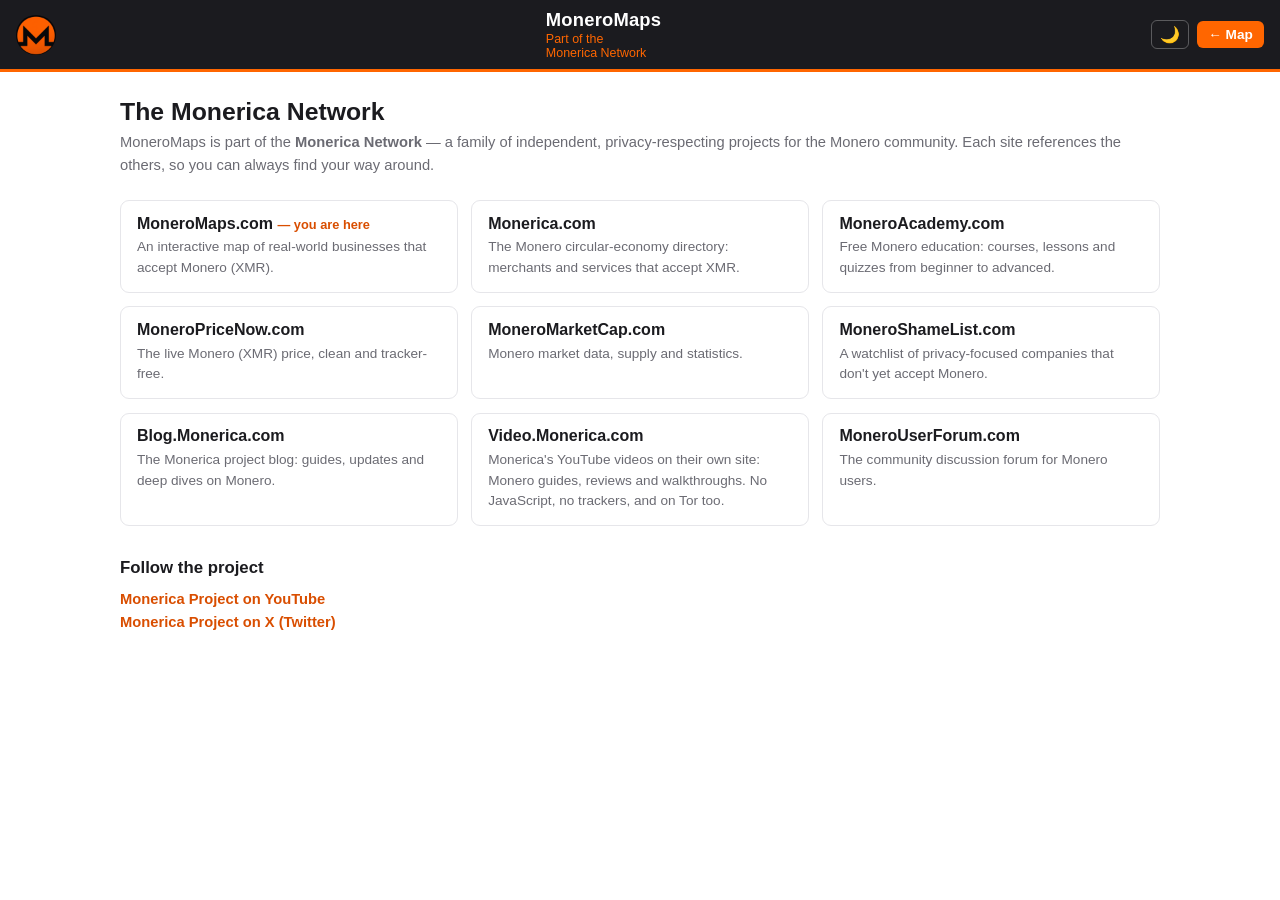
<file: network.html>
<!doctype html>
<html lang="en">
<head>
  <meta charset="utf-8" />
  <meta name="viewport" content="width=device-width, initial-scale=1" />
  <script>(function(){try{var t=localStorage.getItem("mm-theme");if(t==="dark"||t==="light")document.documentElement.setAttribute("data-theme",t);}catch(e){}})();</script>
  <title>The Monerica Network — MoneroMaps</title>
  <meta name="description" content="MoneroMaps is part of the Monerica Network — a family of independent, privacy-respecting Monero projects." />
  <link rel="icon" href="/favicon.ico" sizes="any" />
  <link rel="icon" type="image/png" sizes="32x32" href="/img/favicon-32.png" />
  <link rel="apple-touch-icon" href="/img/apple-touch-icon.png" />
  <link rel="stylesheet" href="css/style.css" />
</head>
<body>
  <header class="mm-header">
    <a class="mm-brand mm-brand-link" href="/">
      <img class="mm-logo" src="img/monero-logo.png" alt="Monero" width="40" height="40" />
      <div>
        <h1>MoneroMaps</h1>
        <p class="mm-tag">Part of the <a href="/network.html">Monerica Network</a></p>
      </div>
    </a>
    <div class="mm-header-actions">
      <button id="mm-theme-toggle" class="mm-theme-btn" type="button" aria-label="Toggle dark mode">🌙</button>
      <a class="mm-back" href="/">← Map</a>
    </div>
  </header>

  <main class="mm-page">
    <h2 class="mm-page-title">The Monerica Network</h2>
    <p class="mm-page-sub">
      MoneroMaps is part of the <strong>Monerica Network</strong> — a family of independent,
      privacy-respecting projects for the Monero community. Each site references the others,
      so you can always find your way around.
    </p>

    <div class="mm-net-grid">
      <div class="mm-net-card">
        <h3>MoneroMaps.com <span class="mm-net-here">— you are here</span></h3>
        <p>An interactive map of real-world businesses that accept Monero (XMR).</p>
      </div>
      <a class="mm-net-card" href="https://monerica.com" rel="noopener" target="_blank">
        <h3>Monerica.com</h3>
        <p>The Monero circular-economy directory: merchants and services that accept XMR.</p>
      </a>
      <a class="mm-net-card" href="https://moneroacademy.com" rel="noopener" target="_blank">
        <h3>MoneroAcademy.com</h3>
        <p>Free Monero education: courses, lessons and quizzes from beginner to advanced.</p>
      </a>
      <a class="mm-net-card" href="https://moneropricenow.com" rel="noopener" target="_blank">
        <h3>MoneroPriceNow.com</h3>
        <p>The live Monero (XMR) price, clean and tracker-free.</p>
      </a>
      <a class="mm-net-card" href="https://moneromarketcap.com" rel="noopener" target="_blank">
        <h3>MoneroMarketCap.com</h3>
        <p>Monero market data, supply and statistics.</p>
      </a>
      <a class="mm-net-card" href="https://moneroshamelist.com" rel="noopener" target="_blank">
        <h3>MoneroShameList.com</h3>
        <p>A watchlist of privacy-focused companies that don't yet accept Monero.</p>
      </a>
      <a class="mm-net-card" href="https://blog.monerica.com/" rel="noopener" target="_blank">
        <h3>Blog.Monerica.com</h3>
        <p>The Monerica project blog: guides, updates and deep dives on Monero.</p>
      </a>
      <a class="mm-net-card" href="https://video.monerica.com" rel="noopener" target="_blank">
        <h3>Video.Monerica.com</h3>
        <p>Monerica's YouTube videos on their own site: Monero guides, reviews and walkthroughs. No JavaScript, no trackers, and on Tor too.</p>
      </a>
      <a class="mm-net-card" href="https://monerouserforum.com" rel="noopener" target="_blank">
        <h3>MoneroUserForum.com</h3>
        <p>The community discussion forum for Monero users.</p>
      </a>
    </div>

    <h3 class="mm-net-follow">Follow the project</h3>
    <p class="mm-page-sub">
      <a href="https://www.youtube.com/@monericaproject" rel="noopener" target="_blank">Monerica Project on YouTube</a><br />
      <a href="https://x.com/MonericaProject" rel="noopener" target="_blank">Monerica Project on X (Twitter)</a>
    </p>
  </main>

  <script src="js/theme.js"></script>
</body>
</html>
</file>
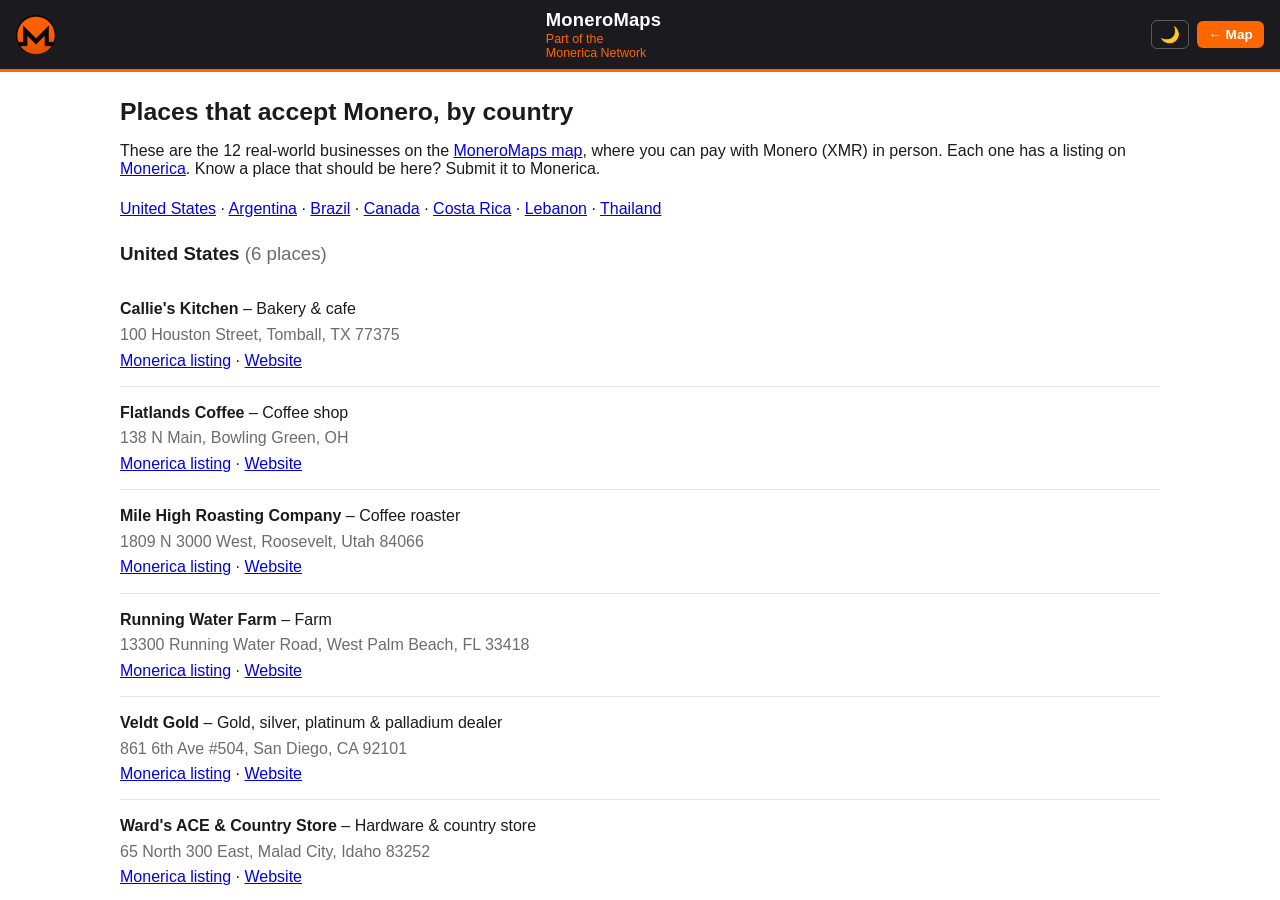
<file: places.html>
<!doctype html>
<html lang="en">
<head>
  <meta charset="utf-8" />
  <meta name="viewport" content="width=device-width, initial-scale=1" />
  <script>(function(){try{var t=localStorage.getItem("mm-theme");if(t==="dark"||t==="light")document.documentElement.setAttribute("data-theme",t);}catch(e){}})();</script>
  <title>Places That Accept Monero, by Country — MoneroMaps</title>
  <meta name="description" content="A list of 12 real-world businesses that accept Monero (XMR) in 7 countries, with addresses and links. The same places shown on the MoneroMaps map." />
  <link rel="canonical" href="https://moneromaps.com/places.html" />
  <link rel="icon" href="/favicon.ico" sizes="any" />
  <link rel="icon" type="image/png" sizes="32x32" href="/img/favicon-32.png" />
  <link rel="apple-touch-icon" href="/img/apple-touch-icon.png" />
  <link rel="stylesheet" href="css/style.css" />
  <style>
    .mm-place-list { list-style: none; padding: 0; margin: 0 0 1.5rem; }
    .mm-place-list li { padding: .8rem 0; border-bottom: 1px solid var(--line); line-height: 1.6; }
    .mm-place-addr, .mm-place-count { color: var(--muted); font-weight: normal; }
    .mm-place-jump { line-height: 1.9; }
  </style>
</head>
<body>
  <header class="mm-header">
    <a class="mm-brand mm-brand-link" href="/">
      <img class="mm-logo" src="img/monero-logo.png" alt="Monero" width="40" height="40" />
      <div>
        <h1>MoneroMaps</h1>
        <p class="mm-tag">Part of the <a href="/network.html">Monerica Network</a></p>
      </div>
    </a>
    <div class="mm-header-actions">
      <button id="mm-theme-toggle" class="mm-theme-btn" type="button" aria-label="Toggle dark mode">🌙</button>
      <a class="mm-back" href="/">← Map</a>
    </div>
  </header>

  <main class="mm-page">
    <h2 class="mm-page-title">Places that accept Monero, by country</h2>
    <p>These are the 12 real-world businesses on the <a href="/">MoneroMaps map</a>, where you can pay with Monero (XMR) in person. Each one has a listing on <a href="https://monerica.com/">Monerica</a>. Know a place that should be here? Submit it to Monerica.</p>
    <p class="mm-place-jump"><a href="#us">United States</a> &middot; <a href="#ar">Argentina</a> &middot; <a href="#br">Brazil</a> &middot; <a href="#ca">Canada</a> &middot; <a href="#cr">Costa Rica</a> &middot; <a href="#lb">Lebanon</a> &middot; <a href="#th">Thailand</a></p>
    <h3 id="us">United States <span class="mm-place-count">(6 places)</span></h3>
    <ul class="mm-place-list">
      <li><strong>Callie&#x27;s Kitchen</strong> &ndash; Bakery &amp; cafe<br /><span class="mm-place-addr">100 Houston Street, Tomball, TX 77375</span><br /><a href="https://monerica.com/site/callie-s-kitchen">Monerica listing</a> &middot; <a href="https://callieskitchen.com" rel="nofollow noopener">Website</a></li>
      <li><strong>Flatlands Coffee</strong> &ndash; Coffee shop<br /><span class="mm-place-addr">138 N Main, Bowling Green, OH</span><br /><a href="https://monerica.com/site/flatlands-coffee">Monerica listing</a> &middot; <a href="https://www.flatlandscoffee.com" rel="nofollow noopener">Website</a></li>
      <li><strong>Mile High Roasting Company</strong> &ndash; Coffee roaster<br /><span class="mm-place-addr">1809 N 3000 West, Roosevelt, Utah 84066</span><br /><a href="https://monerica.com/site/mile-high-roasting-company">Monerica listing</a> &middot; <a href="https://www.milehighroasting.com" rel="nofollow noopener">Website</a></li>
      <li><strong>Running Water Farm</strong> &ndash; Farm<br /><span class="mm-place-addr">13300 Running Water Road, West Palm Beach, FL 33418</span><br /><a href="https://monerica.com/site/running-water-farm">Monerica listing</a> &middot; <a href="https://runningwaterfarm.com/" rel="nofollow noopener">Website</a></li>
      <li><strong>Veldt Gold</strong> &ndash; Gold, silver, platinum &amp; palladium dealer<br /><span class="mm-place-addr">861 6th Ave #504, San Diego, CA 92101</span><br /><a href="https://monerica.com/site/veldt-gold">Monerica listing</a> &middot; <a href="https://veldtgold.com" rel="nofollow noopener">Website</a></li>
      <li><strong>Ward&#x27;s ACE &amp; Country Store</strong> &ndash; Hardware &amp; country store<br /><span class="mm-place-addr">65 North 300 East, Malad City, Idaho 83252</span><br /><a href="https://monerica.com/site/ward-s-ace-and-country-store">Monerica listing</a> &middot; <a href="https://www.wardsace.com" rel="nofollow noopener">Website</a></li>
    </ul>
    <h3 id="ar">Argentina <span class="mm-place-count">(1 place)</span></h3>
    <ul class="mm-place-list">
      <li><strong>Super 66</strong> &ndash; Supermarket<br /><span class="mm-place-addr">Av. 66 3250, La Plata, Buenos Aires, Argentina</span><br /><a href="https://monerica.com/site/super-66">Monerica listing</a></li>
    </ul>
    <h3 id="br">Brazil <span class="mm-place-count">(1 place)</span></h3>
    <ul class="mm-place-list">
      <li><strong>travessa.restaurant</strong> &ndash; Restaurant<br /><span class="mm-place-addr">Rua Marques de Paranagua, 30, Ilheus, Brazil</span><br /><a href="https://monerica.com/site/travessa-restaurant">Monerica listing</a> &middot; <a href="https://instagram.com/travessarest" rel="nofollow noopener">Website</a></li>
    </ul>
    <h3 id="ca">Canada <span class="mm-place-count">(1 place)</span></h3>
    <ul class="mm-place-list">
      <li><strong>Satori Sandwich Bar</strong> &ndash; Sandwich bar<br /><span class="mm-place-addr">457A Danforth Ave, Toronto, ON M4K 1P1</span><br /><a href="https://monerica.com/site/satori-sandwich-bar">Monerica listing</a> &middot; <a href="https://www.satorisandwichbar.com/" rel="nofollow noopener">Website</a></li>
    </ul>
    <h3 id="cr">Costa Rica <span class="mm-place-count">(1 place)</span></h3>
    <ul class="mm-place-list">
      <li><strong>Booch Brew Co.</strong> &ndash; Kombucha brewery<br /><span class="mm-place-addr">Jaco &amp; Uvita, Pacific Coast, Costa Rica</span><br /><a href="https://monerica.com/site/booch-brew-co">Monerica listing</a> &middot; <a href="https://www.instagram.com/boochbrewco/" rel="nofollow noopener">Website</a></li>
    </ul>
    <h3 id="lb">Lebanon <span class="mm-place-count">(1 place)</span></h3>
    <ul class="mm-place-list">
      <li><strong>Car Battery LB</strong> &ndash; Car batteries &amp; accessories (since 1983)<br /><span class="mm-place-addr">Zahle, Lebanon</span><br /><a href="https://monerica.com/site/car-battery-lb">Monerica listing</a></li>
    </ul>
    <h3 id="th">Thailand <span class="mm-place-count">(1 place)</span></h3>
    <ul class="mm-place-list">
      <li><strong>Sababa Chiang Mai</strong> &ndash; Restaurant<br /><span class="mm-place-addr">19 Kotchasarn Rd Lane 5, Chiang Mai 50100</span><br /><a href="https://monerica.com/site/sababa-chiang-mai">Monerica listing</a> &middot; <a href="https://www.sababacm.com" rel="nofollow noopener">Website</a></li>
    </ul>
  </main>
  <script src="js/theme.js"></script>
</body>
</html>
</file>
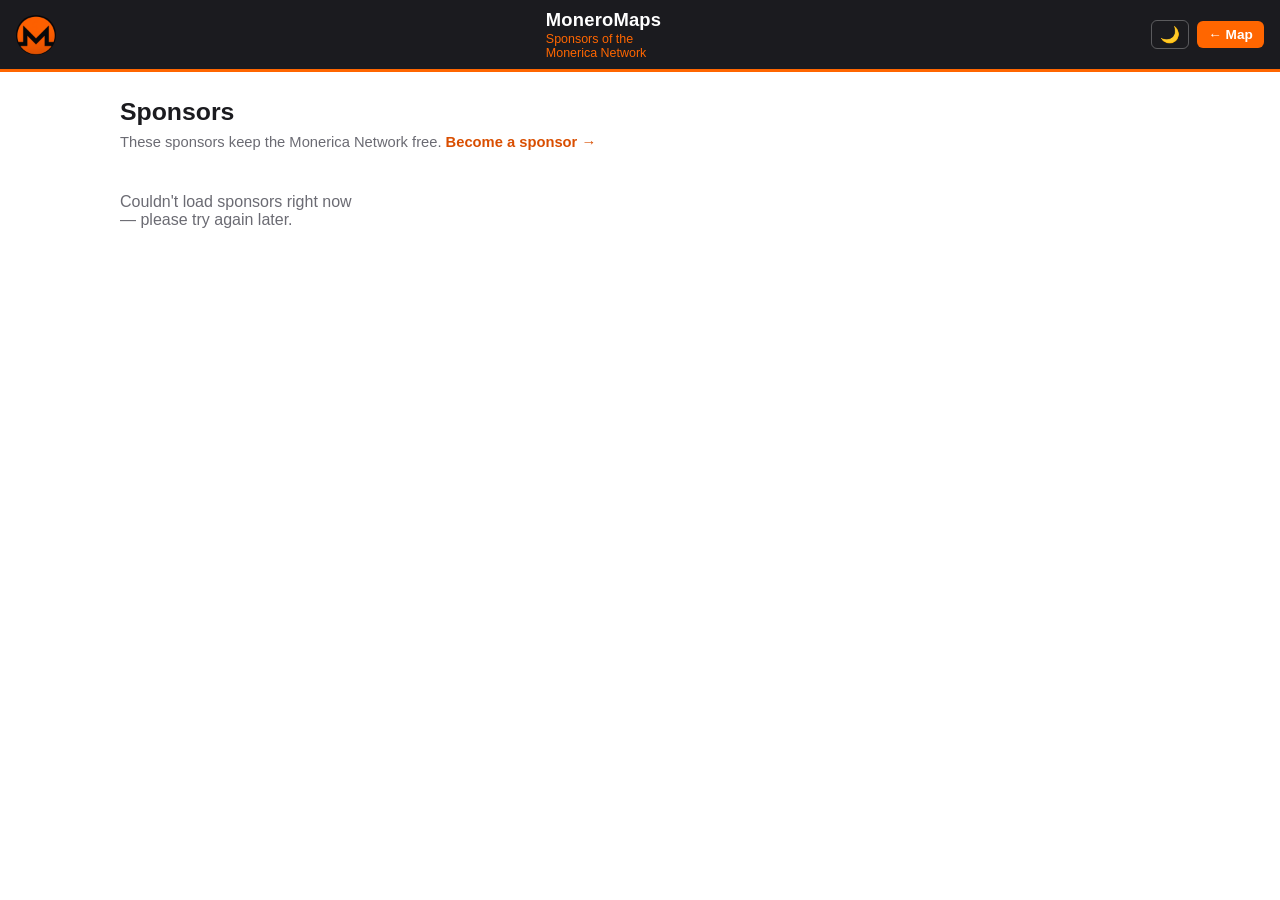
<file: sponsors.html>
<!doctype html>
<html lang="en">
<head>
  <meta charset="utf-8" />
  <meta name="viewport" content="width=device-width, initial-scale=1" />
  <script>(function(){try{var t=localStorage.getItem("mm-theme");if(t==="dark"||t==="light")document.documentElement.setAttribute("data-theme",t);}catch(e){}})();</script>
  <title>Sponsors — MoneroMaps</title>
  <meta name="description" content="Sponsors that keep the Monerica Network free — MoneroMaps." />
  <link rel="icon" href="/favicon.ico" sizes="any" />
  <link rel="icon" type="image/png" sizes="32x32" href="/img/favicon-32.png" />
  <link rel="apple-touch-icon" href="/img/apple-touch-icon.png" />
  <link rel="stylesheet" href="css/style.css" />
</head>
<body>
  <header class="mm-header">
    <a class="mm-brand mm-brand-link" href="/">
      <img class="mm-logo" src="img/monero-logo.png" alt="Monero" width="40" height="40" />
      <div>
        <h1>MoneroMaps</h1>
        <p class="mm-tag">Sponsors of the
          <a href="/network.html">Monerica Network</a></p>
      </div>
    </a>
    <div class="mm-header-actions">
      <button id="mm-theme-toggle" class="mm-theme-btn" type="button" aria-label="Toggle dark mode">🌙</button>
      <a class="mm-back" href="/">← Map</a>
    </div>
  </header>

  <main class="mm-page">
    <h2 class="mm-page-title">Sponsors</h2>
    <p class="mm-page-sub">These sponsors keep the Monerica Network free.
      <a href="https://app.monerica.com/sponsors" target="_blank" rel="noopener">Become a sponsor →</a></p>
    <div id="mm-all-sponsors" class="mm-sponsors-grid" aria-live="polite">
      <p class="mm-empty" id="mm-sp-status">Loading sponsors…</p>
    </div>
  </main>

  <script src="js/sponsors-all.js"></script>
  <script src="js/theme.js"></script>
</body>
</html>
</file>
<file: css/style.css>
:root {
  --xmr: #ff6600;
  --xmr-dark: #d94e00;
  --ink: #1b1b1f;
  --bg: #ffffff;
  --panel: #ffffff;
  --card-bg: #ffffff;
  --subtle-bg: #fafafa;
  --hover-bg: #fff5ee;
  --muted: #6b6b73;
  --line: #e6e6ea;
}

/* Dark theme — applied when the user picks it, OR when the OS prefers dark and
   the user hasn't explicitly chosen light. */
:root[data-theme="dark"] {
  --ink: #e8e8ea;
  --bg: #121216;
  --panel: #17171c;
  --card-bg: #1e1e24;
  --subtle-bg: #1a1a1f;
  --hover-bg: #26221b;
  --muted: #9a9aa2;
  --line: #2b2b33;
}
@media (prefers-color-scheme: dark) {
  :root:not([data-theme="light"]) {
    --ink: #e8e8ea;
    --bg: #121216;
    --panel: #17171c;
    --card-bg: #1e1e24;
    --subtle-bg: #1a1a1f;
    --hover-bg: #26221b;
    --muted: #9a9aa2;
    --line: #2b2b33;
  }
}

* { box-sizing: border-box; }
html, body { height: 100%; margin: 0; }
body {
  font-family: -apple-system, BlinkMacSystemFont, "Segoe UI", Roboto, Helvetica, Arial, sans-serif;
  color: var(--ink);
  background: var(--bg);
  display: flex; flex-direction: column;
}

/* Header */
.mm-header {
  display: flex; align-items: center; justify-content: space-between;
  gap: 1rem; padding: .55rem 1rem;
  background: #1b1b1f; color: #fff;
  border-bottom: 3px solid var(--xmr);
  flex: 0 0 auto;
}
.mm-header-actions { display: flex; align-items: center; gap: .5rem; flex: 0 0 auto; }
.mm-theme-btn {
  background: transparent; border: 1px solid rgba(255,255,255,.28); color: #fff;
  border-radius: 6px; padding: .35rem .5rem; cursor: pointer; font-size: 1rem; line-height: 1;
}
.mm-theme-btn:hover { border-color: var(--xmr); }
.mm-brand { display: flex; align-items: center; gap: .7rem; }
.mm-logo {
  width: 40px; height: 40px; border-radius: 50%;
  display: block; flex: 0 0 auto;
}
.mm-header h1 { font-size: 1.15rem; margin: 0; letter-spacing: .2px; }
.mm-tag { margin: .1rem 0 0; font-size: .78rem; color: #cfcfd6; }
.mm-tag a { color: var(--xmr); text-decoration: none; }
.mm-tag a:hover { text-decoration: underline; }
.mm-toggle {
  display: none; background: var(--xmr); color: #fff; border: 0;
  padding: .5rem .8rem; border-radius: 6px; font-weight: 600; cursor: pointer;
}

/* Layout */
.mm-layout { flex: 1 1 auto; display: flex; min-height: 0; }
.mm-panel {
  flex: 0 0 320px; background: var(--panel); border-right: 1px solid var(--line);
  display: flex; flex-direction: column; min-height: 0;
}
.mm-panel-head { padding: .7rem 1rem; border-bottom: 1px solid var(--line); font-size: .9rem; color: var(--muted); }
.mm-panel-head strong { color: var(--ink); font-size: 1.1rem; }
.mm-list { list-style: none; margin: 0; padding: 0; overflow-y: auto; flex: 1 1 auto; }
.mm-item {
  padding: .7rem 1rem; border-bottom: 1px solid var(--line); cursor: pointer;
}
.mm-item:hover, .mm-item.is-active { background: var(--hover-bg); }
.mm-item h3 { margin: 0 0 .15rem; font-size: .95rem; }
.mm-item .mm-cat { color: var(--xmr-dark); font-size: .72rem; font-weight: 600; text-transform: uppercase; letter-spacing: .3px; }
.mm-item .mm-addr { color: var(--muted); font-size: .8rem; margin-top: .15rem; }
.mm-panel-foot { padding: .8rem 1rem; border-top: 1px solid var(--line); font-size: .8rem; color: var(--muted); }
.mm-panel-foot a { color: var(--xmr-dark); font-weight: 600; text-decoration: none; }

.mm-map { flex: 1 1 auto; min-height: 0; }

/* Dark basemap without an API key: invert the OpenStreetMap tiles. Only the tile layer
   carries the .mm-tiles-dark class, so markers/popups are untouched. */
.mm-tiles-dark { filter: invert(1) hue-rotate(180deg) brightness(0.95) contrast(0.9) saturate(0.6); }

/* Monero-logo marker */
.mm-marker {
  border-radius: 50%;
  box-shadow: 0 2px 5px rgba(0, 0, 0, .45);
  transition: transform .12s ease;
}
.mm-marker:hover { transform: scale(1.15); }

/* Popups (theme-aware via variables) */
.leaflet-popup-content-wrapper, .leaflet-popup-tip { background: var(--card-bg); color: var(--ink); }
.leaflet-popup-content { margin: .7rem .9rem; font-size: .9rem; }
.mm-pop h3 { margin: 0 0 .25rem; font-size: 1rem; }
.mm-pop .mm-cat { color: var(--xmr-dark); font-size: .72rem; font-weight: 700; text-transform: uppercase; }
.mm-pop .mm-addr { color: var(--muted); margin: .3rem 0; }
.mm-pop a { color: var(--xmr-dark); font-weight: 600; text-decoration: none; }
.mm-pop .mm-links { margin-top: .4rem; display: flex; gap: .8rem; flex-wrap: wrap; }
.mm-pop .mm-flag { color: var(--muted); margin: .3rem 0; }

/* Country flag */
.mm-flag-emoji { font-size: 1.05rem; line-height: 1; vertical-align: -1px; }

/* Sponsors (live Monerica Network feed) */
.mm-sponsors { border-top: 1px solid var(--line); padding: .7rem 1rem .55rem; background: var(--subtle-bg); flex: 0 0 auto; }
.mm-sponsors-label { font-size: .68rem; text-transform: uppercase; letter-spacing: .06em; color: var(--xmr-dark); font-weight: 700; margin-bottom: .5rem; }
.mm-sponsors-label span { color: var(--muted); font-weight: 500; text-transform: none; letter-spacing: 0; }
.mm-sponsor-track { transition: opacity .18s ease; min-height: 74px; }
.mm-sponsor-card { display: block; text-decoration: none; color: var(--ink); border: 1px solid var(--line); border-radius: 7px; padding: .55rem .65rem; background: var(--card-bg); }
.mm-sponsor-card:hover { border-color: var(--xmr); }
.mm-sp-badge { display: inline-block; font-size: .62rem; text-transform: uppercase; letter-spacing: .04em; color: #fff; background: var(--xmr); border-radius: 4px; padding: .06rem .35rem; margin-bottom: .3rem; }
.mm-sp-name { display: block; font-weight: 700; font-size: .9rem; }
.mm-sp-desc { display: block; color: var(--muted); font-size: .78rem; margin-top: .15rem; }
.mm-sp-rating { display: inline-block; margin-top: .3rem; font-size: .76rem; color: var(--xmr-dark); font-weight: 600; }
.mm-sp-count { color: var(--muted); font-weight: 400; }
.mm-sponsors-cta { display: inline-block; margin-top: .5rem; font-size: .76rem; color: var(--xmr-dark); font-weight: 600; text-decoration: none; }
.mm-sponsors-cta:hover { text-decoration: underline; }

/* Clickable brand (sponsors / network pages) */
.mm-brand-link { text-decoration: none; color: inherit; }
.mm-back {
  color: #fff; background: var(--xmr); border-radius: 6px;
  padding: .4rem .7rem; font-weight: 600; text-decoration: none; font-size: .85rem;
  flex: 0 0 auto;
}
.mm-back:hover { background: var(--xmr-dark); }

/* Standalone content pages (sponsors, network) */
.mm-page {
  flex: 1 1 auto; overflow-y: auto;
  padding: 1.6rem 1.25rem 3rem; max-width: 1080px; width: 100%; margin: 0 auto;
}
.mm-page-title { margin: 0 0 .3rem; font-size: 1.55rem; }
.mm-page-sub { margin: 0 0 1.4rem; color: var(--muted); font-size: .92rem; line-height: 1.6; }
.mm-page-sub a { color: var(--xmr-dark); font-weight: 600; text-decoration: none; }
.mm-page-sub a:hover { text-decoration: underline; }
.mm-empty { color: var(--muted); }

/* Sponsors grid (/sponsors.html) — reuses .mm-sponsor-card */
.mm-sponsors-grid {
  display: grid; grid-template-columns: repeat(auto-fill, minmax(240px, 1fr)); gap: .85rem;
}

/* Network grid (/network.html) */
.mm-net-grid {
  display: grid; grid-template-columns: repeat(auto-fill, minmax(260px, 1fr)); gap: .85rem;
}
.mm-net-card {
  display: block; text-decoration: none; color: var(--ink);
  border: 1px solid var(--line); border-radius: 9px; padding: .85rem 1rem; background: var(--card-bg);
}
a.mm-net-card:hover { border-color: var(--xmr); }
.mm-net-card h3 { margin: 0 0 .3rem; font-size: 1rem; }
.mm-net-card p { margin: 0; color: var(--muted); font-size: .85rem; line-height: 1.5; }
.mm-net-here { color: var(--xmr-dark); font-weight: 600; font-size: .8rem; }
.mm-net-follow { margin: 2rem 0 .6rem; font-size: 1.05rem; }

@media (max-width: 720px) {
  .mm-toggle { display: block; }
  .mm-panel {
    position: absolute; z-index: 1200; top: 62px; bottom: 0; left: 0; width: 85%;
    max-width: 340px; transform: translateX(-100%); transition: transform .2s ease;
    box-shadow: 3px 0 12px rgba(0,0,0,.2);
  }
  .mm-panel.is-open { transform: translateX(0); }
}
</file>
